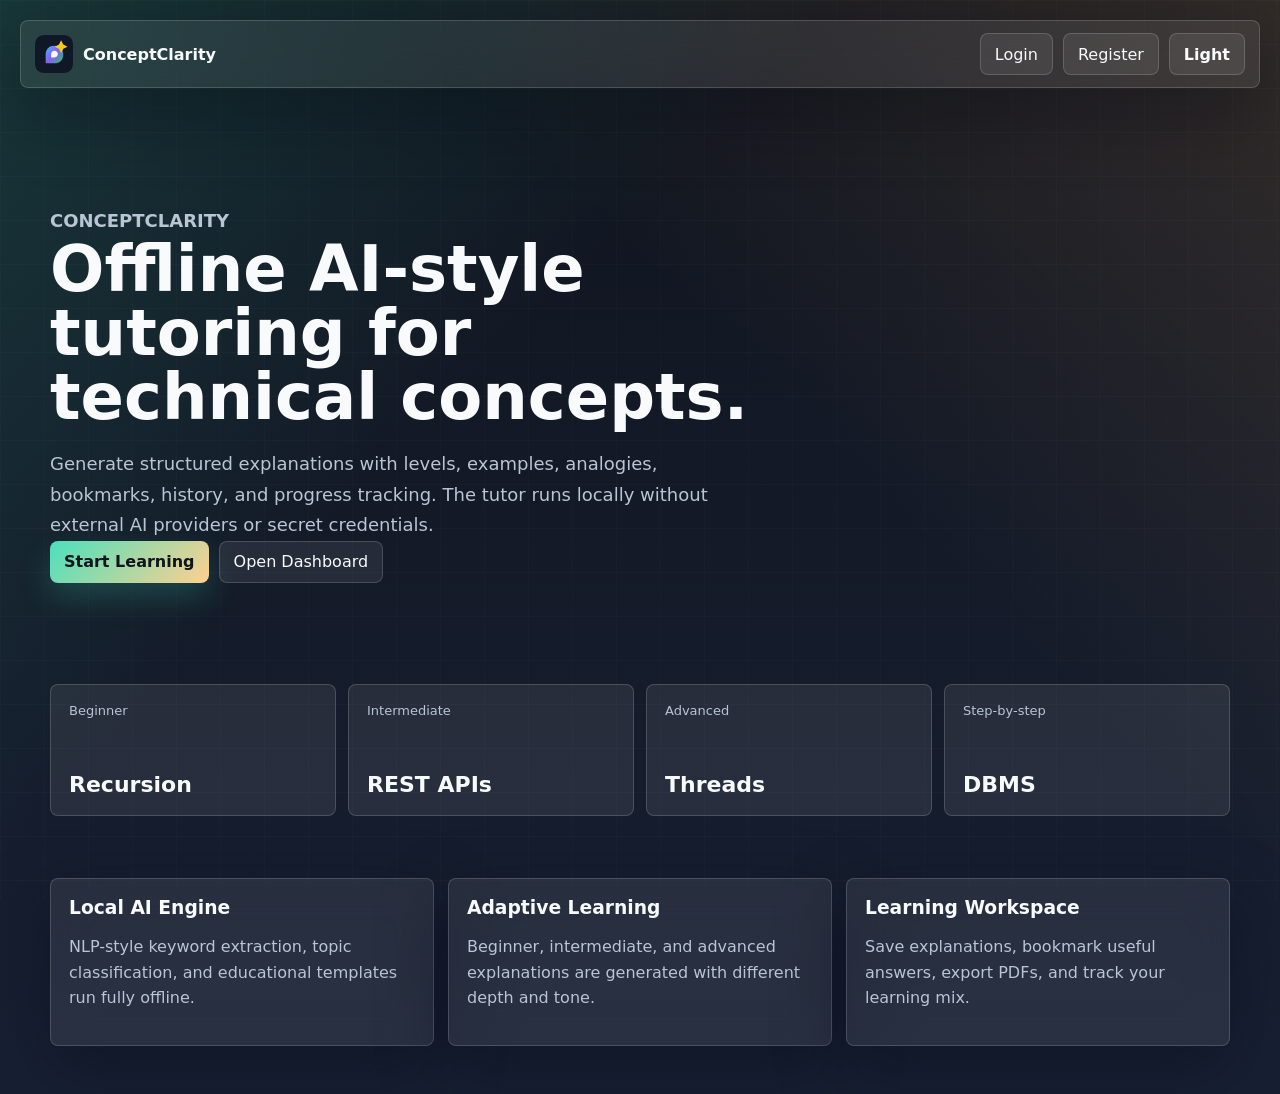
<file: frontend/index.html>
<!DOCTYPE html>
<html lang="en">
<head>
    <meta charset="UTF-8">
    <meta name="viewport" content="width=device-width, initial-scale=1.0">
    <title>ConceptClarity | Offline AI Learning Platform</title>
    <link rel="stylesheet" href="css/style.css">
</head>
<body>
    <div class="app-shell">
        <header class="topbar">
            <a class="brand" href="index.html">
                <img src="assets/brand-mark.svg" alt="ConceptClarity logo">
                <span>ConceptClarity</span>
            </a>
            <nav class="nav-actions" aria-label="Main navigation">
                <a class="nav-link" href="login.html">Login</a>
                <a class="nav-link" href="register.html">Register</a>
                <button class="icon-btn" type="button" data-theme-toggle aria-label="Toggle theme" title="Toggle theme">Light</button>
            </nav>
        </header>

        <main>
            <section class="hero">
                <div class="hero-content">
                    <p class="eyebrow">ConceptClarity</p>
                    <h1>Offline AI-style tutoring for technical concepts.</h1>
                    <p>Generate structured explanations with levels, examples, analogies, bookmarks, history, and progress tracking. The tutor runs locally without external AI providers or secret credentials.</p>
                    <div class="hero-actions">
                        <a class="primary-btn" href="register.html">Start Learning</a>
                        <a class="ghost-btn" href="login.html">Open Dashboard</a>
                    </div>
                </div>

                <div class="hero-visual" aria-label="Concept examples">
                    <article class="topic-tile">
                        <span class="tile-label">Beginner</span>
                        <span class="tile-title">Recursion</span>
                    </article>
                    <article class="topic-tile">
                        <span class="tile-label">Intermediate</span>
                        <span class="tile-title">REST APIs</span>
                    </article>
                    <article class="topic-tile">
                        <span class="tile-label">Advanced</span>
                        <span class="tile-title">Threads</span>
                    </article>
                    <article class="topic-tile">
                        <span class="tile-label">Step-by-step</span>
                        <span class="tile-title">DBMS</span>
                    </article>
                </div>
            </section>

            <section class="feature-band" aria-label="Platform features">
                <article class="card">
                    <h3>Local AI Engine</h3>
                    <p>NLP-style keyword extraction, topic classification, and educational templates run fully offline.</p>
                </article>
                <article class="card">
                    <h3>Adaptive Learning</h3>
                    <p>Beginner, intermediate, and advanced explanations are generated with different depth and tone.</p>
                </article>
                <article class="card">
                    <h3>Learning Workspace</h3>
                    <p>Save explanations, bookmark useful answers, export PDFs, and track your learning mix.</p>
                </article>
            </section>
        </main>
    </div>
    <script src="js/script.js"></script>
</body>
</html>
</file>
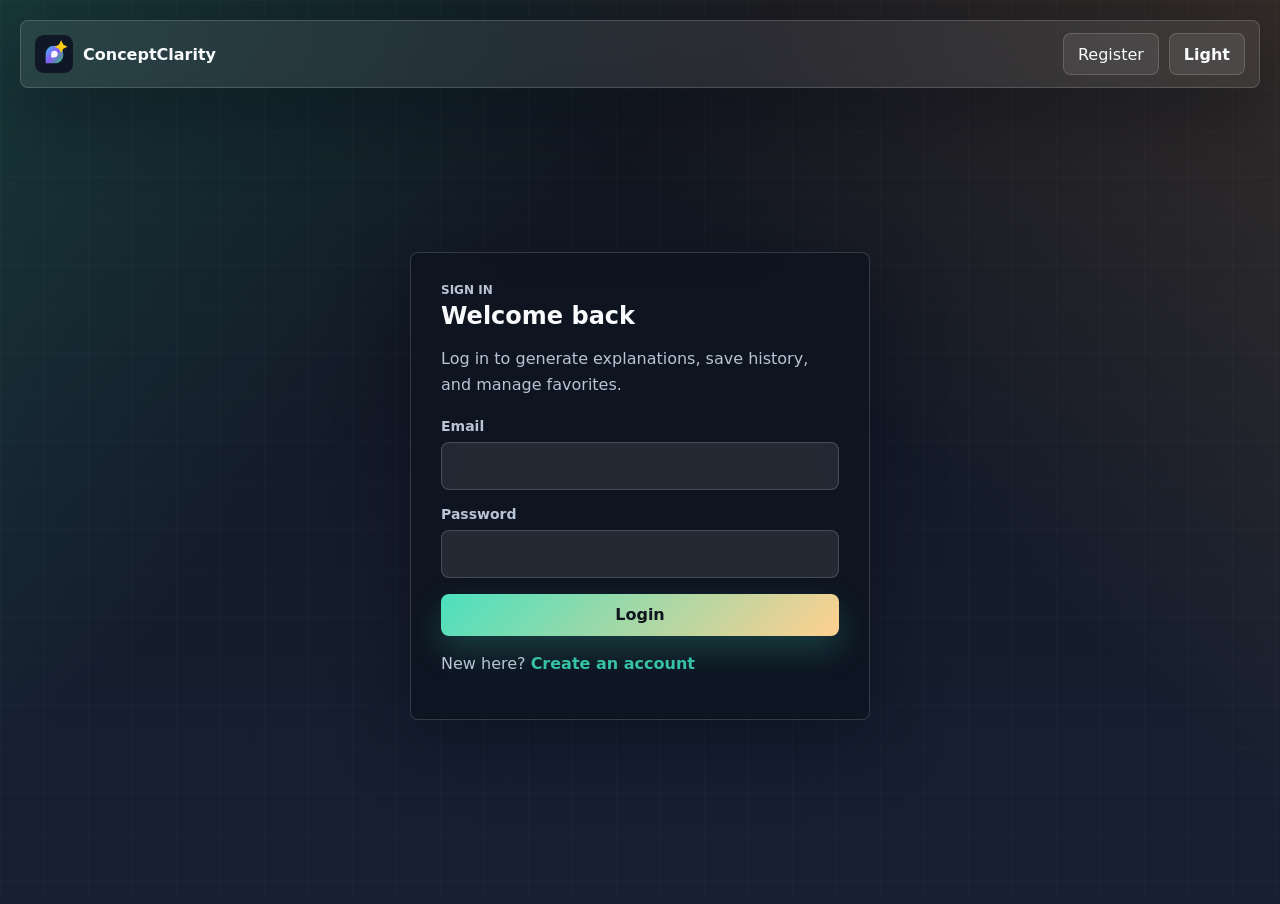
<file: frontend/dashboard.html>
<!DOCTYPE html>
<html lang="en">
<head>
    <meta charset="UTF-8">
    <meta name="viewport" content="width=device-width, initial-scale=1.0">
    <title>Dashboard | ConceptClarity</title>
    <link rel="stylesheet" href="css/style.css">
</head>
<body data-protected="true" data-page="dashboard">
    <div class="app-shell chat-shell">
        <header class="topbar chat-topbar">
            <a class="brand" href="dashboard.html">
                <img src="assets/brand-mark.svg" alt="ConceptClarity logo">
                <span>ConceptClarity</span>
            </a>
            <nav class="nav-actions" aria-label="Dashboard actions">
                <span class="user-pill">Hi, <strong data-user-name>Learner</strong></span>
                <button class="icon-btn" type="button" data-theme-toggle aria-label="Toggle theme" title="Toggle theme">Light</button>
            </nav>
        </header>

        <main class="workspace chat-workspace">
            <aside class="sidebar chat-sidebar">
                <nav class="sidebar-nav" aria-label="Workspace navigation">
                    <a class="active" href="dashboard.html"><span>Chat</span></a>
                    <a href="history.html"><span>History</span></a>
                    <button type="button" data-logout><span>Logout</span></button>
                </nav>

                <section class="recent-chat-panel">
                    <p class="eyebrow">Recent chats</p>
                    <div class="mini-list" data-recent-searches>
                        <button class="mini-item" type="button">No chats yet</button>
                    </div>
                </section>
            </aside>

            <section class="chat-page">
                <div class="chat-header">
                    <div>
                        <p class="eyebrow">Offline AI Tutor</p>
                        <h1>Ask anything. I will choose the depth.</h1>
                    </div>
                    <div class="quick-stats chat-stats" data-progress-cards>
                        <article class="metric-card skeleton"></article>
                        <article class="metric-card skeleton"></article>
                        <article class="metric-card skeleton"></article>
                    </div>
                </div>

                <section class="chat-panel" aria-label="AI chat">
                    <div class="chat-messages" data-chat-messages aria-live="polite">
                        <article class="chat-message assistant-message">
                            <div class="avatar">CC</div>
                            <div class="message-card">
                                <div class="message-meta">ConceptClarity</div>
                                <div class="message-content">
                                    <p>Ask me a topic or question. I will automatically decide whether you need a beginner, intermediate, advanced, or expert explanation based on your previous chats.</p>
                                    <p>Every answer includes definition, detailed explanation, step-by-step understanding, analogy, example, and summary.</p>
                                </div>
                            </div>
                        </article>
                    </div>

                    <form class="chat-composer" data-chat-form>
                        <textarea data-chat-input name="message" rows="1" minlength="2" maxlength="1000" placeholder="Message ConceptClarity..." aria-label="Message ConceptClarity"></textarea>
                        <button class="primary-btn send-btn" type="submit" data-send-button>Send</button>
                    </form>
                </section>

                <section class="chat-actions-panel">
                    <div class="response-actions">
                        <button class="ghost-btn" type="button" data-copy>Copy last response</button>
                        <button class="ghost-btn" type="button" data-bookmark>Save response</button>
                        <button class="ghost-btn" type="button" data-export>PDF</button>
                    </div>
                </section>
            </section>
        </main>
    </div>
    <script src="js/script.js"></script>
</body>
</html>
</file>
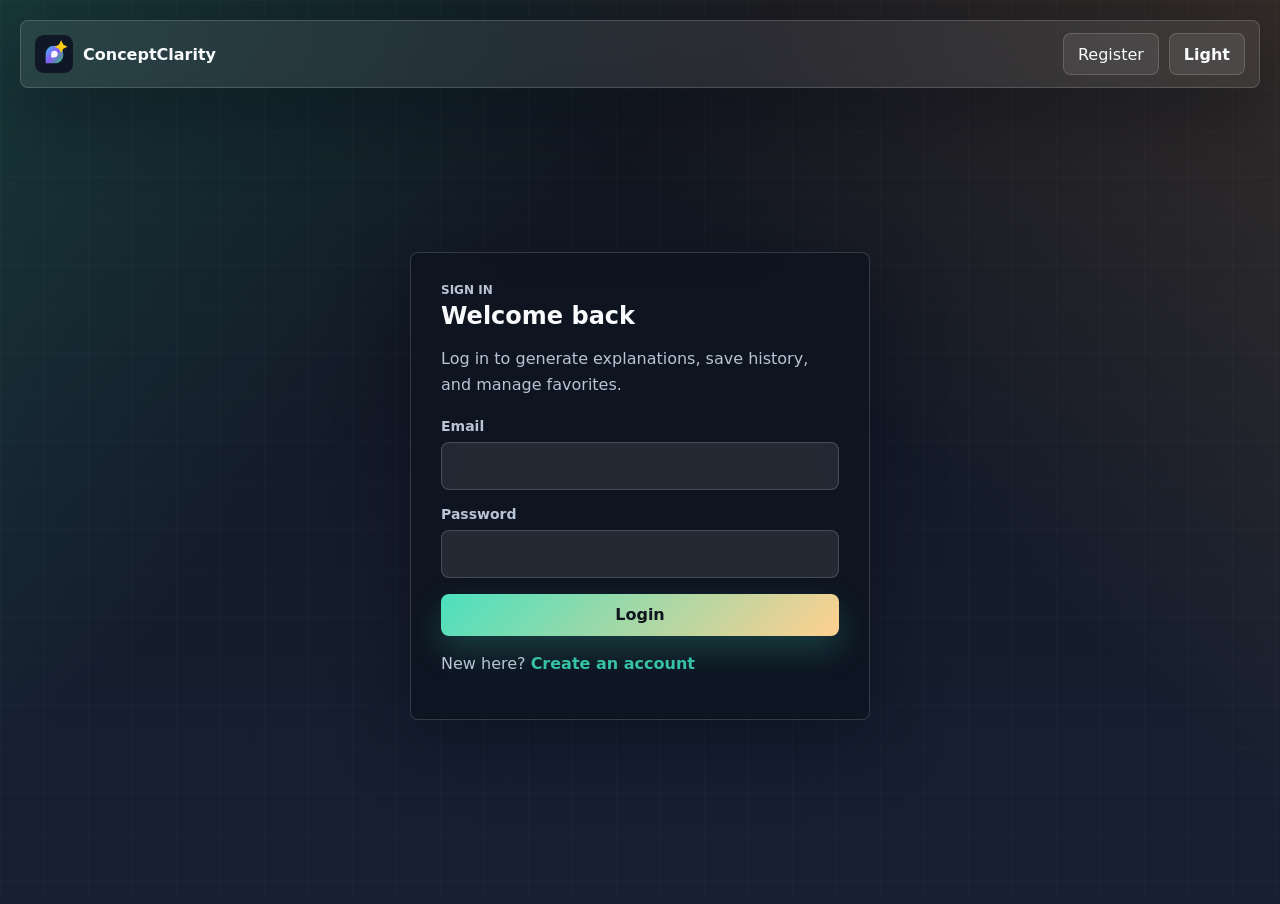
<file: frontend/history.html>
<!DOCTYPE html>
<html lang="en">
<head>
    <meta charset="UTF-8">
    <meta name="viewport" content="width=device-width, initial-scale=1.0">
    <title>History | ConceptClarity</title>
    <link rel="stylesheet" href="css/style.css">
</head>
<body data-protected="true" data-page="history">
    <div class="app-shell">
        <header class="topbar">
            <a class="brand" href="dashboard.html">
                <img src="assets/brand-mark.svg" alt="ConceptClarity logo">
                <span>ConceptClarity</span>
            </a>
            <nav class="nav-actions" aria-label="History actions">
                <span class="user-pill">Hi, <strong data-user-name>Learner</strong></span>
                <button class="icon-btn" type="button" data-theme-toggle aria-label="Toggle theme" title="Toggle theme">Light</button>
            </nav>
        </header>

        <main class="workspace">
            <aside class="sidebar">
                <nav class="sidebar-nav" aria-label="Workspace navigation">
                    <a href="dashboard.html"><span>Dashboard</span></a>
                    <a class="active" href="history.html"><span>History</span></a>
                    <button type="button" data-logout><span>Logout</span></button>
                </nav>
            </aside>

            <section class="history-page">
                <div class="page-head">
                    <div>
                        <p class="eyebrow">Library</p>
                        <h1>Saved explanations</h1>
                    </div>
                    <div class="history-tools">
                        <input class="search-input" type="search" data-history-search placeholder="Search concepts">
                        <label class="toggle-row">
                            <input type="checkbox" data-favorite-filter>
                            <span>Favorites</span>
                        </label>
                    </div>
                </div>

                <div class="history-list" data-history-list>
                    <article class="history-card skeleton"></article>
                    <article class="history-card skeleton"></article>
                </div>

                <div class="pagination" data-pagination></div>
            </section>
        </main>
    </div>
    <script src="js/script.js"></script>
</body>
</html>
</file>
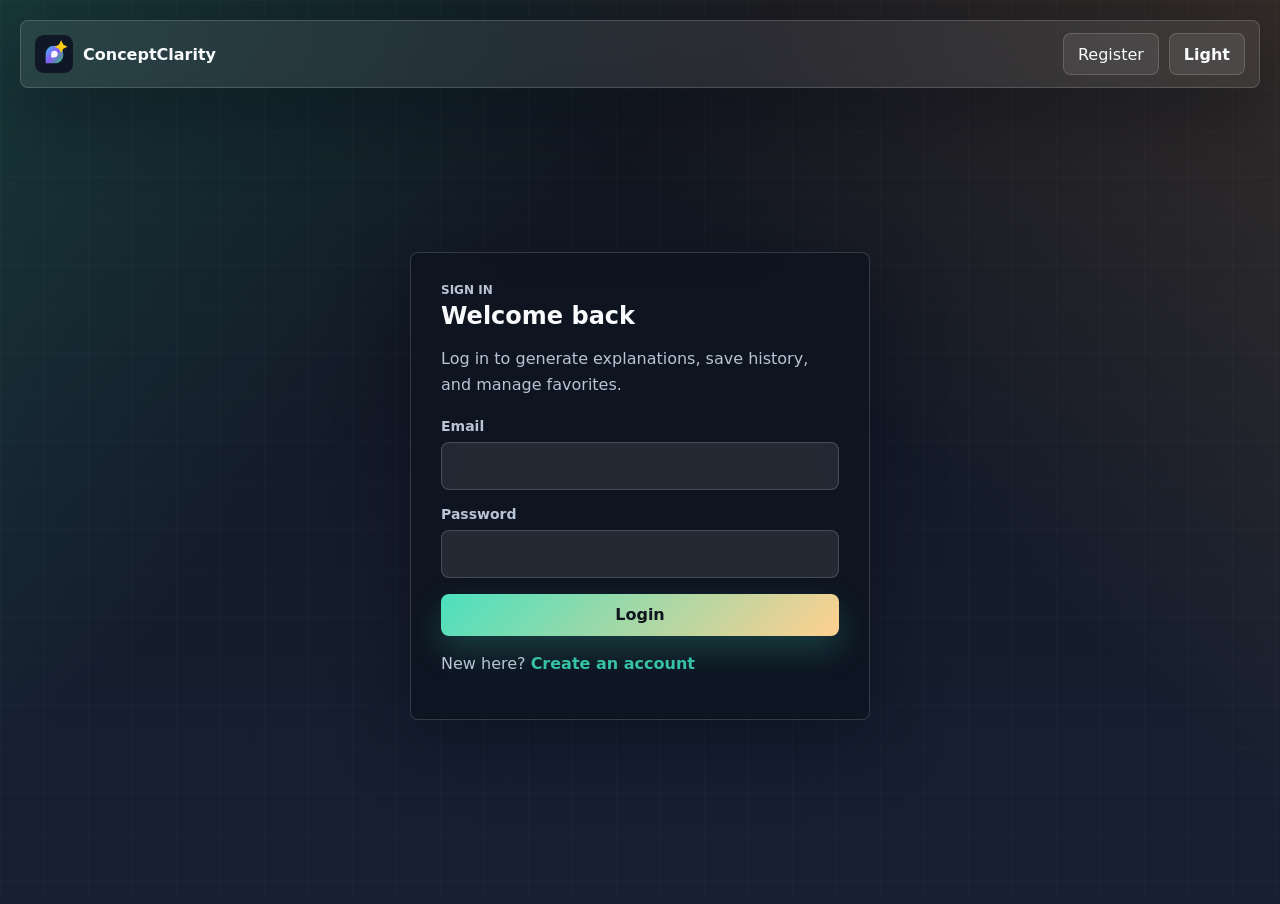
<file: frontend/login.html>
<!DOCTYPE html>
<html lang="en">
<head>
    <meta charset="UTF-8">
    <meta name="viewport" content="width=device-width, initial-scale=1.0">
    <title>Login | ConceptClarity</title>
    <link rel="stylesheet" href="css/style.css">
</head>
<body>
    <div class="app-shell">
        <header class="topbar">
            <a class="brand" href="index.html">
                <img src="assets/brand-mark.svg" alt="ConceptClarity logo">
                <span>ConceptClarity</span>
            </a>
            <nav class="nav-actions" aria-label="Main navigation">
                <a class="nav-link" href="register.html">Register</a>
                <button class="icon-btn" type="button" data-theme-toggle aria-label="Toggle theme" title="Toggle theme">Light</button>
            </nav>
        </header>

        <main class="auth-wrap">
            <section class="auth-card">
                <p class="eyebrow">Sign in</p>
                <h1>Welcome back</h1>
                <p class="auth-copy">Log in to generate explanations, save history, and manage favorites.</p>
                <form class="form-stack" data-login-form>
                    <div class="field">
                        <label for="email">Email</label>
                        <input id="email" name="email" type="email" autocomplete="email" required>
                    </div>
                    <div class="field">
                        <label for="password">Password</label>
                        <input id="password" name="password" type="password" autocomplete="current-password" required>
                    </div>
                    <button class="primary-btn" type="submit">Login</button>
                </form>
                <p class="auth-footer">New here? <a href="register.html">Create an account</a></p>
            </section>
        </main>
    </div>
    <script src="js/script.js"></script>
</body>
</html>
</file>
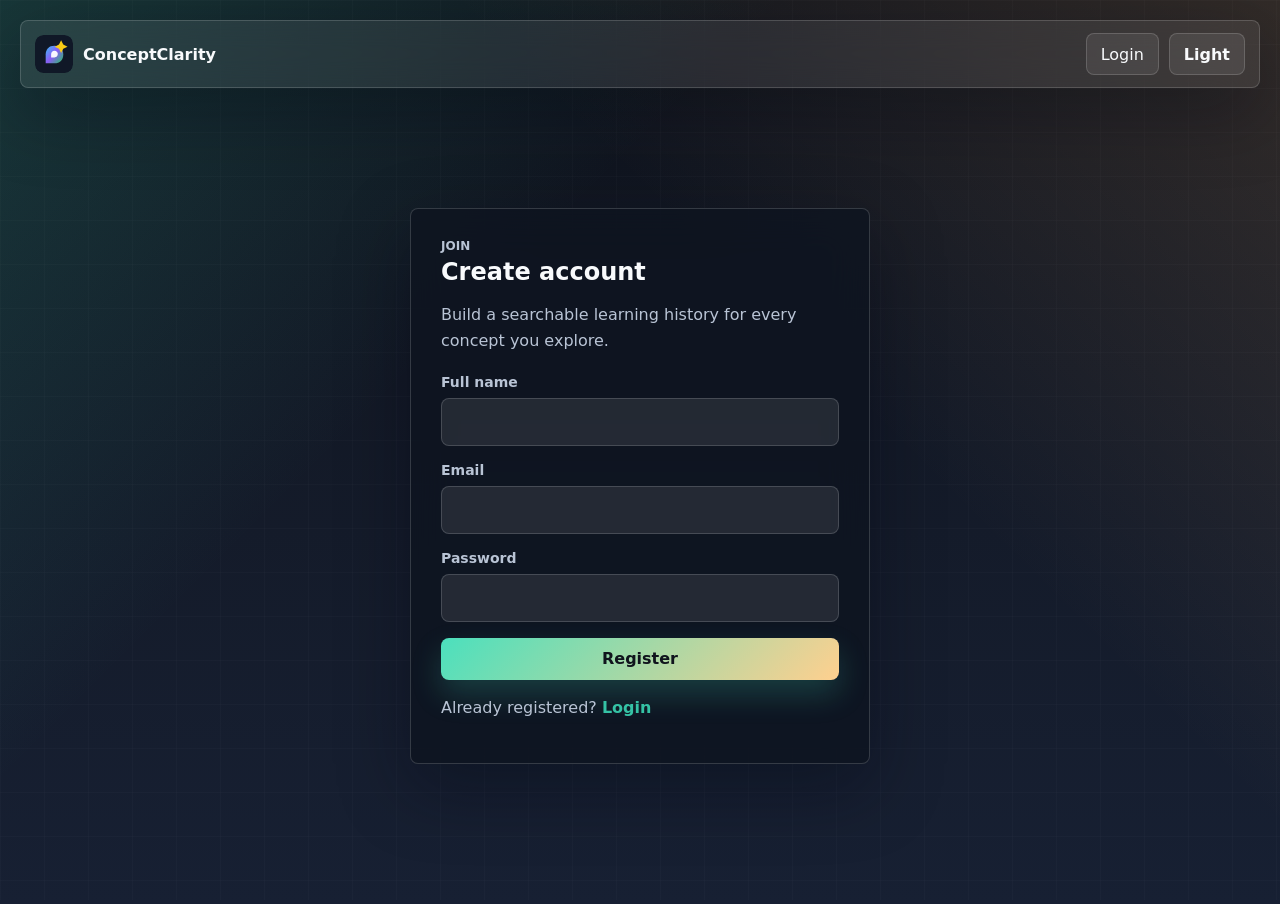
<file: frontend/register.html>
<!DOCTYPE html>
<html lang="en">
<head>
    <meta charset="UTF-8">
    <meta name="viewport" content="width=device-width, initial-scale=1.0">
    <title>Register | ConceptClarity</title>
    <link rel="stylesheet" href="css/style.css">
</head>
<body>
    <div class="app-shell">
        <header class="topbar">
            <a class="brand" href="index.html">
                <img src="assets/brand-mark.svg" alt="ConceptClarity logo">
                <span>ConceptClarity</span>
            </a>
            <nav class="nav-actions" aria-label="Main navigation">
                <a class="nav-link" href="login.html">Login</a>
                <button class="icon-btn" type="button" data-theme-toggle aria-label="Toggle theme" title="Toggle theme">Light</button>
            </nav>
        </header>

        <main class="auth-wrap">
            <section class="auth-card">
                <p class="eyebrow">Join</p>
                <h1>Create account</h1>
                <p class="auth-copy">Build a searchable learning history for every concept you explore.</p>
                <form class="form-stack" data-register-form>
                    <div class="field">
                        <label for="name">Full name</label>
                        <input id="name" name="name" type="text" autocomplete="name" required minlength="2">
                    </div>
                    <div class="field">
                        <label for="email">Email</label>
                        <input id="email" name="email" type="email" autocomplete="email" required>
                    </div>
                    <div class="field">
                        <label for="password">Password</label>
                        <input id="password" name="password" type="password" autocomplete="new-password" required minlength="6">
                    </div>
                    <button class="primary-btn" type="submit">Register</button>
                </form>
                <p class="auth-footer">Already registered? <a href="login.html">Login</a></p>
            </section>
        </main>
    </div>
    <script src="js/script.js"></script>
</body>
</html>
</file>
<file: frontend/css/style.css>
:root {
    color-scheme: dark;
    --bg: #10141d;
    --bg-soft: #172033;
    --panel: rgba(255, 255, 255, 0.08);
    --panel-strong: rgba(255, 255, 255, 0.13);
    --surface: rgba(14, 20, 31, 0.78);
    --text: #f8fafc;
    --muted: #b9c4d5;
    --line: rgba(255, 255, 255, 0.16);
    --field: rgba(255, 255, 255, 0.09);
    --accent: #35c2a5;
    --accent-2: #ffb86b;
    --accent-3: #76a9ff;
    --danger: #ff6b81;
    --shadow: 0 24px 70px rgba(3, 7, 18, 0.34);
    --radius: 8px;
    --font: Inter, ui-sans-serif, system-ui, -apple-system, BlinkMacSystemFont, "Segoe UI", sans-serif;
}

body.light {
    color-scheme: light;
    --bg: #f4f7fb;
    --bg-soft: #e9f2ee;
    --panel: rgba(255, 255, 255, 0.78);
    --panel-strong: rgba(255, 255, 255, 0.96);
    --surface: rgba(255, 255, 255, 0.88);
    --text: #172033;
    --muted: #536176;
    --line: rgba(23, 32, 51, 0.14);
    --field: rgba(255, 255, 255, 0.92);
    --shadow: 0 18px 55px rgba(23, 32, 51, 0.12);
}

* {
    box-sizing: border-box;
}

html {
    scroll-behavior: smooth;
}

body {
    margin: 0;
    min-height: 100vh;
    font-family: var(--font);
    color: var(--text);
    background:
        linear-gradient(135deg, rgba(53, 194, 165, 0.20), transparent 36%),
        linear-gradient(225deg, rgba(255, 184, 107, 0.14), transparent 38%),
        linear-gradient(180deg, var(--bg), var(--bg-soft));
    overflow-x: hidden;
}

body::before {
    content: "";
    position: fixed;
    inset: 0;
    pointer-events: none;
    background-image:
        linear-gradient(rgba(255, 255, 255, 0.07) 1px, transparent 1px),
        linear-gradient(90deg, rgba(255, 255, 255, 0.07) 1px, transparent 1px);
    background-size: 44px 44px;
    opacity: 0.28;
}

body.light::before {
    background-image:
        linear-gradient(rgba(23, 32, 51, 0.07) 1px, transparent 1px),
        linear-gradient(90deg, rgba(23, 32, 51, 0.07) 1px, transparent 1px);
}

a {
    color: inherit;
    text-decoration: none;
}

button,
input,
textarea {
    font: inherit;
}

button {
    cursor: pointer;
}

button:disabled {
    cursor: not-allowed;
    opacity: 0.62;
}

.app-shell {
    min-height: 100vh;
    padding: 20px;
    position: relative;
    z-index: 1;
}

.topbar,
.sidebar,
.input-panel,
.response-panel,
.side-panel,
.activity-panel,
.auth-card,
.card,
.metric-card,
.history-card {
    background: var(--panel);
    border: 1px solid var(--line);
    border-radius: var(--radius);
    box-shadow: var(--shadow);
    backdrop-filter: blur(22px);
}

.topbar {
    max-width: 1480px;
    margin: 0 auto;
    min-height: 66px;
    padding: 12px 14px;
    display: flex;
    align-items: center;
    justify-content: space-between;
    gap: 14px;
    position: sticky;
    top: 16px;
    z-index: 20;
}

.brand {
    display: flex;
    align-items: center;
    gap: 10px;
    min-width: 0;
    font-weight: 850;
    letter-spacing: 0;
}

.brand img {
    width: 38px;
    height: 38px;
    border-radius: 8px;
}

.brand span {
    overflow: hidden;
    text-overflow: ellipsis;
    white-space: nowrap;
}

.nav-actions,
.hero-actions,
.response-actions,
.history-actions,
.history-tools,
.form-footer,
.pagination {
    display: flex;
    align-items: center;
    gap: 10px;
    flex-wrap: wrap;
}

.nav-actions {
    justify-content: flex-end;
}

.nav-link,
.ghost-btn,
.icon-btn,
.primary-btn,
.danger-btn,
.chip,
.mini-item {
    min-height: 42px;
    border-radius: var(--radius);
    border: 1px solid var(--line);
    display: inline-flex;
    align-items: center;
    justify-content: center;
    padding: 10px 14px;
    color: var(--text);
    background: rgba(255, 255, 255, 0.08);
    transition: transform 0.18s ease, background 0.18s ease, border-color 0.18s ease;
}

.nav-link:hover,
.ghost-btn:hover,
.icon-btn:hover,
.chip:hover,
.mini-item:hover {
    transform: translateY(-1px);
    background: var(--panel-strong);
    border-color: rgba(53, 194, 165, 0.48);
}

.primary-btn {
    border: 0;
    color: #10141d;
    font-weight: 850;
    background: linear-gradient(135deg, #4be0bd, #ffd08f);
    box-shadow: 0 14px 30px rgba(53, 194, 165, 0.24);
}

.primary-btn:hover {
    transform: translateY(-1px);
}

.danger-btn {
    color: var(--text);
    background: rgba(255, 107, 129, 0.14);
}

.danger-btn:hover {
    border-color: rgba(255, 107, 129, 0.7);
}

.icon-btn {
    min-width: 72px;
    font-weight: 800;
}

.user-pill,
.mode-summary,
.eyebrow {
    color: var(--muted);
}

.user-pill,
.mode-summary {
    min-height: 38px;
    display: inline-flex;
    align-items: center;
    padding: 8px 10px;
    border: 1px solid var(--line);
    border-radius: var(--radius);
    background: rgba(255, 255, 255, 0.07);
}

.eyebrow {
    margin: 0 0 5px;
    font-size: 12px;
    font-weight: 850;
    text-transform: uppercase;
    letter-spacing: 0;
}

.hero {
    max-width: 1180px;
    min-height: calc(100vh - 110px);
    margin: 0 auto;
    padding: 70px 0 34px;
    display: grid;
    align-items: center;
}

.hero-content {
    max-width: 760px;
}

.hero h1,
.page-head h1 {
    margin: 0;
    font-size: 64px;
    line-height: 1;
    letter-spacing: 0;
}

.hero p {
    max-width: 680px;
    margin: 20px 0 0;
    color: var(--muted);
    font-size: 18px;
    line-height: 1.7;
}

.hero-visual {
    margin-top: 44px;
    display: grid;
    grid-template-columns: repeat(4, minmax(0, 1fr));
    gap: 12px;
}

.topic-tile,
.card {
    min-height: 132px;
    padding: 18px;
}

.topic-tile {
    border: 1px solid var(--line);
    border-radius: var(--radius);
    background: var(--panel);
    display: grid;
    align-content: space-between;
}

.tile-label {
    color: var(--muted);
    font-size: 13px;
}

.tile-title {
    font-size: 22px;
    font-weight: 850;
}

.feature-band {
    max-width: 1180px;
    margin: 0 auto 28px;
    display: grid;
    grid-template-columns: repeat(3, minmax(0, 1fr));
    gap: 14px;
}

.card h3,
.auth-card h1,
.panel-title h2,
.history-card h3 {
    margin: 0;
}

.card p,
.auth-copy,
.muted {
    color: var(--muted);
    line-height: 1.6;
}

.auth-wrap {
    min-height: calc(100vh - 104px);
    display: grid;
    place-items: center;
    padding: 40px 0;
}

.auth-card {
    width: min(460px, 100%);
    padding: 30px;
    background: var(--surface);
}

.form-stack {
    display: grid;
    gap: 16px;
    margin-top: 20px;
}

.field {
    display: grid;
    gap: 8px;
    position: relative;
}

.field label,
.field-label {
    color: var(--muted);
    font-size: 14px;
    font-weight: 760;
}

.field input,
.field textarea,
.search-input {
    width: 100%;
    min-height: 48px;
    border: 1px solid var(--line);
    border-radius: var(--radius);
    color: var(--text);
    background: var(--field);
    outline: none;
    padding: 12px 14px;
    transition: border-color 0.18s ease, box-shadow 0.18s ease;
}

.field textarea {
    min-height: 134px;
    resize: vertical;
}

.field input:focus,
.field textarea:focus,
.search-input:focus {
    border-color: rgba(53, 194, 165, 0.86);
    box-shadow: 0 0 0 4px rgba(53, 194, 165, 0.15);
}

.auth-footer {
    margin-top: 18px;
    color: var(--muted);
}

.auth-footer a {
    color: var(--accent);
    font-weight: 800;
}

.workspace {
    max-width: 1480px;
    margin: 0 auto;
    padding-top: 18px;
    display: grid;
    grid-template-columns: 230px minmax(0, 1fr);
    gap: 18px;
}

.sidebar {
    min-height: calc(100vh - 108px);
    padding: 14px;
    position: sticky;
    top: 98px;
    align-self: start;
}

.sidebar-nav {
    display: grid;
    gap: 8px;
}

.sidebar-nav a,
.sidebar-nav button {
    min-height: 46px;
    border: 1px solid transparent;
    border-radius: var(--radius);
    padding: 10px 12px;
    color: var(--muted);
    background: transparent;
    text-align: left;
    font-weight: 800;
}

.sidebar-nav a.active,
.sidebar-nav a:hover,
.sidebar-nav button:hover {
    color: var(--text);
    background: linear-gradient(135deg, rgba(53, 194, 165, 0.17), rgba(255, 184, 107, 0.12));
    border-color: var(--line);
}

.dashboard-page,
.history-page {
    display: grid;
    gap: 18px;
    min-width: 0;
}

.page-head {
    display: grid;
    grid-template-columns: minmax(0, 1fr) minmax(320px, 0.9fr);
    gap: 18px;
    align-items: end;
}

.quick-stats {
    display: grid;
    grid-template-columns: repeat(3, minmax(0, 1fr));
    gap: 10px;
}

.metric-card {
    min-height: 92px;
    padding: 16px;
    display: grid;
    align-content: center;
    gap: 4px;
}

.metric-card span {
    font-size: 30px;
    font-weight: 900;
}

.metric-card small {
    color: var(--muted);
}

.learning-grid {
    display: grid;
    grid-template-columns: minmax(0, 1.7fr) minmax(280px, 0.8fr);
    gap: 18px;
}

.input-panel,
.response-panel,
.side-panel,
.activity-panel {
    min-width: 0;
    padding: 22px;
    background: var(--surface);
}

.panel-title {
    display: flex;
    justify-content: space-between;
    align-items: flex-start;
    gap: 12px;
    margin-bottom: 16px;
}

.segmented-control,
.type-grid {
    display: grid;
    gap: 8px;
}

.segmented-control {
    grid-template-columns: repeat(3, minmax(0, 1fr));
}

.type-grid {
    grid-template-columns: repeat(3, minmax(0, 1fr));
}

.segmented-control input,
.type-grid input,
.toggle-row input {
    position: absolute;
    opacity: 0;
    pointer-events: none;
}

.segmented-control span,
.type-grid span {
    min-height: 48px;
    border: 1px solid var(--line);
    border-radius: var(--radius);
    color: var(--text);
    background: rgba(255, 255, 255, 0.07);
    display: grid;
    align-content: center;
    gap: 2px;
    padding: 10px;
    transition: background 0.18s ease, border-color 0.18s ease, transform 0.18s ease;
}

.segmented-control span {
    justify-items: center;
    text-align: center;
    font-weight: 850;
}

.type-grid small {
    color: var(--muted);
    font-size: 12px;
}

.segmented-control input:checked + span,
.type-grid input:checked + span {
    border-color: rgba(53, 194, 165, 0.78);
    background: linear-gradient(135deg, rgba(53, 194, 165, 0.20), rgba(118, 169, 255, 0.12));
}

.segmented-control label:hover span,
.type-grid label:hover span {
    transform: translateY(-1px);
}

.form-footer {
    justify-content: space-between;
}

.loader {
    display: none;
    align-items: center;
    gap: 10px;
    color: var(--muted);
}

.loader.active {
    display: flex;
}

.spinner {
    width: 18px;
    height: 18px;
    border: 3px solid rgba(255, 255, 255, 0.22);
    border-top-color: var(--accent);
    border-radius: 50%;
    animation: spin 0.8s linear infinite;
}

@keyframes spin {
    to { transform: rotate(360deg); }
}

.suggestion-popover {
    position: absolute;
    left: 0;
    right: 0;
    top: calc(100% + 6px);
    z-index: 12;
    display: grid;
    gap: 4px;
    padding: 8px;
    background: var(--surface);
    border: 1px solid var(--line);
    border-radius: var(--radius);
    box-shadow: var(--shadow);
    max-height: 240px;
    overflow-y: auto;
}

.suggestion-popover[hidden] {
    display: none;
}

.suggestion-popover button {
    min-height: 36px;
    border: 0;
    border-radius: var(--radius);
    padding: 8px 10px;
    text-align: left;
    color: var(--text);
    background: transparent;
}

.suggestion-popover button:hover {
    background: var(--panel-strong);
}

.chip-grid {
    display: flex;
    flex-wrap: wrap;
    gap: 8px;
}

.chip {
    font-weight: 760;
}

.response-panel {
    min-height: 520px;
}

.ai-output {
    min-height: 420px;
    max-height: 72vh;
    overflow: auto;
    border: 1px solid var(--line);
    border-radius: var(--radius);
    background: rgba(255, 255, 255, 0.06);
    padding: 24px;
    line-height: 1.72;
    overflow-wrap: anywhere;
}

.empty-state-output {
    display: grid;
    place-items: center;
    text-align: center;
    color: var(--muted);
}

.ai-output h3 {
    margin: 0 0 18px;
    font-size: 28px;
    line-height: 1.22;
}

.ai-output h4 {
    margin: 24px 0 8px;
    color: var(--accent);
    font-size: 18px;
}

.ai-output p {
    margin: 0 0 10px;
}

.answer-line {
    padding-left: 12px;
    border-left: 2px solid rgba(53, 194, 165, 0.5);
}

.typing-cursor::after {
    content: "";
    display: inline-block;
    width: 8px;
    height: 18px;
    margin-left: 4px;
    background: var(--accent);
    animation: blink 0.8s steps(2) infinite;
    vertical-align: -3px;
}

@keyframes blink {
    50% { opacity: 0; }
}

.activity-grid {
    display: grid;
    grid-template-columns: repeat(2, minmax(0, 1fr));
    gap: 18px;
}

.mini-list,
.progress-stack {
    display: grid;
    gap: 10px;
}

.mini-item {
    justify-content: flex-start;
    width: 100%;
}

.progress-row {
    display: grid;
    gap: 7px;
}

.progress-row > div:first-child {
    display: flex;
    justify-content: space-between;
    color: var(--muted);
}

.progress-track {
    height: 9px;
    overflow: hidden;
    border-radius: 999px;
    background: rgba(255, 255, 255, 0.10);
}

.progress-track span {
    display: block;
    height: 100%;
    border-radius: inherit;
    background: linear-gradient(90deg, var(--accent), var(--accent-2));
}

.chat-shell {
    padding-bottom: 0;
}

.chat-workspace {
    grid-template-columns: 260px minmax(0, 1fr);
    min-height: calc(100vh - 104px);
}

.chat-sidebar {
    display: grid;
    align-content: start;
    gap: 22px;
}

.recent-chat-panel {
    display: grid;
    gap: 10px;
}

.chat-page {
    min-height: calc(100vh - 108px);
    display: grid;
    grid-template-rows: auto minmax(0, 1fr) auto;
    gap: 16px;
}

.chat-header {
    display: grid;
    grid-template-columns: minmax(0, 1fr) minmax(300px, 0.7fr);
    gap: 16px;
    align-items: end;
}

.chat-header h1 {
    margin: 0;
    font-size: 36px;
    line-height: 1.12;
    letter-spacing: 0;
}

.chat-stats {
    display: grid;
    grid-template-columns: repeat(3, minmax(0, 1fr));
    gap: 10px;
}

.chat-panel {
    min-height: 0;
    display: grid;
    grid-template-rows: minmax(0, 1fr) auto;
    border: 1px solid var(--line);
    border-radius: var(--radius);
    background: var(--surface);
    box-shadow: var(--shadow);
    backdrop-filter: blur(22px);
    overflow: hidden;
}

.chat-messages {
    min-height: 420px;
    overflow-y: auto;
    padding: 24px;
    display: grid;
    align-content: start;
    gap: 18px;
    scroll-behavior: smooth;
}

.chat-message {
    display: grid;
    grid-template-columns: 42px minmax(0, 1fr);
    gap: 12px;
    align-items: start;
}

.user-message {
    max-width: 840px;
    justify-self: end;
}

.assistant-message {
    max-width: 940px;
}

.avatar {
    width: 38px;
    height: 38px;
    border-radius: var(--radius);
    display: grid;
    place-items: center;
    color: #10141d;
    background: linear-gradient(135deg, var(--accent), var(--accent-2));
    font-size: 12px;
    font-weight: 900;
}

.user-message .avatar {
    background: rgba(255, 255, 255, 0.16);
    color: var(--text);
}

.message-card {
    min-width: 0;
    border: 1px solid var(--line);
    border-radius: var(--radius);
    padding: 14px 16px;
    background: rgba(255, 255, 255, 0.07);
}

.user-message .message-card {
    background: rgba(53, 194, 165, 0.14);
}

.message-meta {
    margin-bottom: 8px;
    color: var(--muted);
    font-size: 12px;
    font-weight: 850;
}

.message-content {
    line-height: 1.72;
    overflow-wrap: anywhere;
}

.message-content h3 {
    margin: 0 0 14px;
    font-size: 25px;
    line-height: 1.2;
}

.message-content h4 {
    margin: 22px 0 8px;
    color: var(--accent);
    font-size: 17px;
}

.message-content p {
    margin: 0 0 10px;
}

.message-content pre {
    margin: 12px 0;
    padding: 14px;
    border: 1px solid var(--line);
    border-radius: var(--radius);
    background: rgba(2, 6, 23, 0.46);
    overflow: auto;
}

body.light .message-content pre {
    background: rgba(23, 32, 51, 0.06);
}

.message-content code {
    font-family: "Cascadia Code", Consolas, monospace;
    font-size: 13px;
}

.chat-composer {
    display: grid;
    grid-template-columns: minmax(0, 1fr) auto;
    gap: 10px;
    padding: 14px;
    border-top: 1px solid var(--line);
    background: rgba(255, 255, 255, 0.05);
}

.chat-composer textarea {
    width: 100%;
    min-height: 52px;
    max-height: 180px;
    resize: none;
    border: 1px solid var(--line);
    border-radius: var(--radius);
    padding: 14px;
    color: var(--text);
    background: var(--field);
    outline: none;
}

.chat-composer textarea:focus {
    border-color: rgba(53, 194, 165, 0.86);
    box-shadow: 0 0 0 4px rgba(53, 194, 165, 0.15);
}

.send-btn {
    align-self: end;
    min-width: 88px;
    min-height: 52px;
}

.chat-actions-panel {
    display: grid;
    gap: 12px;
    padding-bottom: 20px;
}

.thinking-dots {
    display: inline-flex;
    align-items: center;
    gap: 6px;
    min-height: 28px;
}

.thinking-dots span {
    width: 8px;
    height: 8px;
    border-radius: 999px;
    background: var(--accent);
    animation: thinkingPulse 1s infinite ease-in-out;
}

.thinking-dots span:nth-child(2) {
    animation-delay: 0.14s;
}

.thinking-dots span:nth-child(3) {
    animation-delay: 0.28s;
}

@keyframes thinkingPulse {
    0%, 80%, 100% { opacity: 0.28; transform: translateY(0); }
    40% { opacity: 1; transform: translateY(-4px); }
}

.history-page .page-head {
    align-items: center;
}

.history-tools {
    justify-content: flex-end;
}

.search-input {
    width: min(360px, 100%);
}

.toggle-row {
    min-height: 48px;
    display: inline-flex;
    align-items: center;
}

.toggle-row span {
    border: 1px solid var(--line);
    border-radius: var(--radius);
    padding: 12px 14px;
    color: var(--muted);
    background: rgba(255, 255, 255, 0.07);
}

.toggle-row input:checked + span {
    color: var(--text);
    border-color: rgba(53, 194, 165, 0.78);
    background: rgba(53, 194, 165, 0.18);
}

.history-list {
    display: grid;
    gap: 14px;
}

.history-card {
    padding: 18px;
    background: var(--surface);
}

.history-card-head {
    display: flex;
    justify-content: space-between;
    gap: 12px;
}

.history-meta {
    display: flex;
    flex-wrap: wrap;
    gap: 8px;
    margin-top: 8px;
    color: var(--muted);
    font-size: 13px;
}

.history-meta span {
    min-height: 26px;
    display: inline-flex;
    align-items: center;
    padding: 4px 8px;
    border: 1px solid var(--line);
    border-radius: var(--radius);
}

.history-preview {
    margin-top: 14px;
    color: var(--muted);
    line-height: 1.65;
}

.favorite-dot {
    width: 14px;
    height: 14px;
    border-radius: 999px;
    background: rgba(255, 255, 255, 0.18);
    border: 1px solid var(--line);
    flex: 0 0 auto;
}

.favorite-dot.active {
    background: var(--accent-2);
    border-color: var(--accent-2);
}

.history-actions {
    margin-top: 16px;
}

.pagination {
    justify-content: center;
    color: var(--muted);
}

.empty-state {
    min-height: 160px;
    display: grid;
    place-items: center;
    text-align: center;
    color: var(--muted);
    border: 1px dashed var(--line);
    border-radius: var(--radius);
    background: rgba(255, 255, 255, 0.06);
}

.skeleton,
.skeleton-line {
    position: relative;
    overflow: hidden;
    background: rgba(255, 255, 255, 0.08);
}

.skeleton::after,
.skeleton-line::after {
    content: "";
    position: absolute;
    inset: 0;
    transform: translateX(-100%);
    background: linear-gradient(90deg, transparent, rgba(255, 255, 255, 0.16), transparent);
    animation: shimmer 1.1s infinite;
}

.skeleton-line {
    display: block;
    height: 14px;
    border-radius: 999px;
    margin-bottom: 14px;
}

@keyframes shimmer {
    to { transform: translateX(100%); }
}

.toast-wrap {
    position: fixed;
    right: 20px;
    bottom: 20px;
    display: grid;
    gap: 10px;
    z-index: 100;
}

.toast {
    max-width: min(420px, calc(100vw - 40px));
    padding: 12px 14px;
    border-radius: var(--radius);
    border: 1px solid var(--line);
    background: var(--surface);
    color: var(--text);
    box-shadow: var(--shadow);
    backdrop-filter: blur(18px);
    animation: toastIn 0.2s ease;
}

.toast.success { border-color: rgba(53, 194, 165, 0.7); }
.toast.error { border-color: rgba(255, 107, 129, 0.75); }

@keyframes toastIn {
    from { transform: translateY(10px); opacity: 0; }
    to { transform: translateY(0); opacity: 1; }
}

.hidden {
    display: none !important;
}

@media (max-width: 1120px) {
    .workspace,
    .page-head,
    .learning-grid,
    .chat-workspace,
    .chat-header {
        grid-template-columns: 1fr;
    }

    .sidebar {
        min-height: auto;
        position: static;
    }

    .sidebar-nav {
        grid-template-columns: repeat(3, minmax(0, 1fr));
    }

    .chat-sidebar {
        min-height: auto;
    }
}

@media (max-width: 760px) {
    .app-shell {
        padding: 12px;
    }

    .topbar,
    .panel-title,
    .history-card-head {
        align-items: stretch;
        flex-direction: column;
    }

    .nav-actions,
    .hero-actions,
    .response-actions,
    .history-actions,
    .history-tools,
    .form-footer {
        width: 100%;
        justify-content: stretch;
    }

    .nav-link,
    .ghost-btn,
    .icon-btn,
    .primary-btn,
    .danger-btn,
    .search-input {
        width: 100%;
    }

    .hero {
        min-height: auto;
        padding: 38px 0 24px;
    }

    .hero h1,
    .page-head h1 {
        font-size: 42px;
    }

    .hero-visual,
    .feature-band,
    .quick-stats,
    .chat-stats,
    .type-grid,
    .segmented-control,
    .activity-grid {
        grid-template-columns: 1fr;
    }

    .sidebar-nav {
        grid-template-columns: 1fr;
    }

    .input-panel,
    .response-panel,
    .side-panel,
    .activity-panel,
    .auth-card {
        padding: 18px;
    }

    .ai-output {
        min-height: 360px;
        padding: 18px;
    }

    .ai-output h3 {
        font-size: 23px;
    }

    .chat-messages {
        padding: 14px;
        min-height: 60vh;
    }

    .chat-message,
    .user-message,
    .assistant-message {
        max-width: none;
    }

    .chat-composer {
        grid-template-columns: 1fr;
    }

    .send-btn {
        width: 100%;
    }
}
</file>
